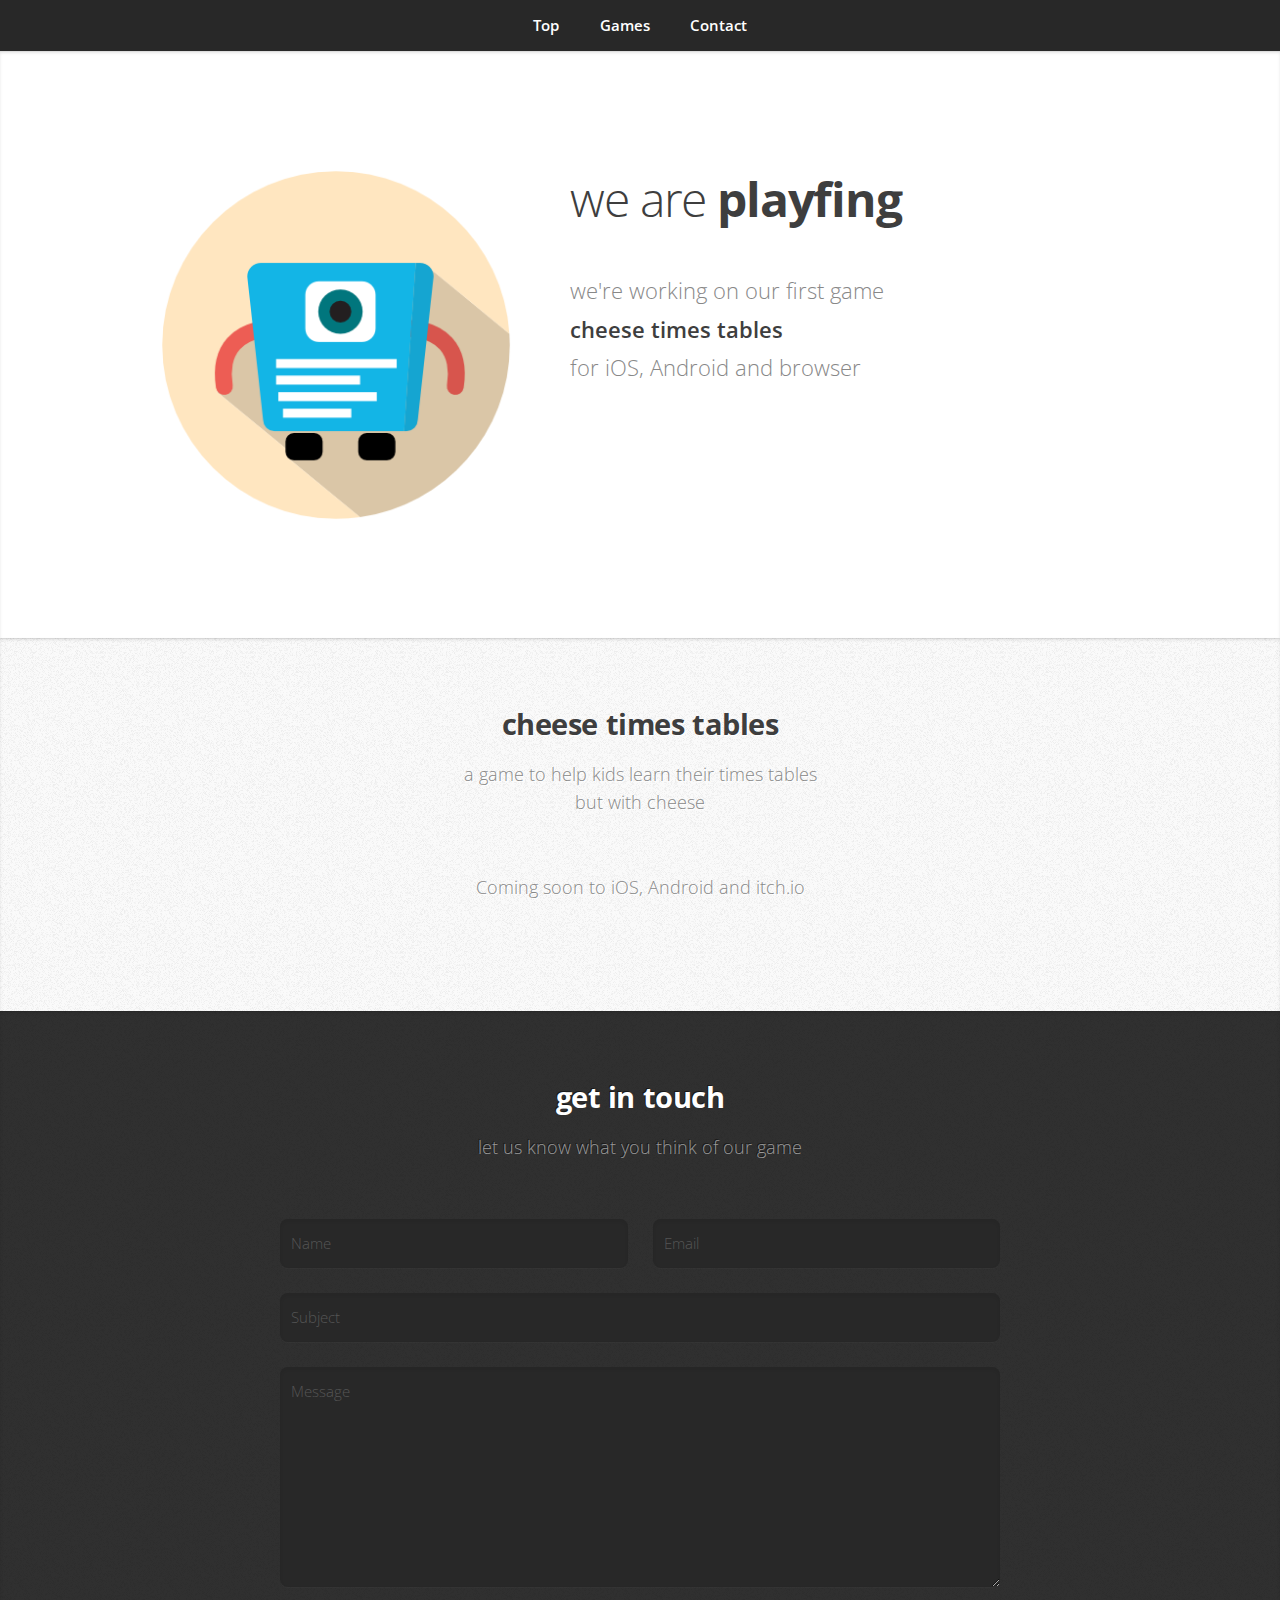
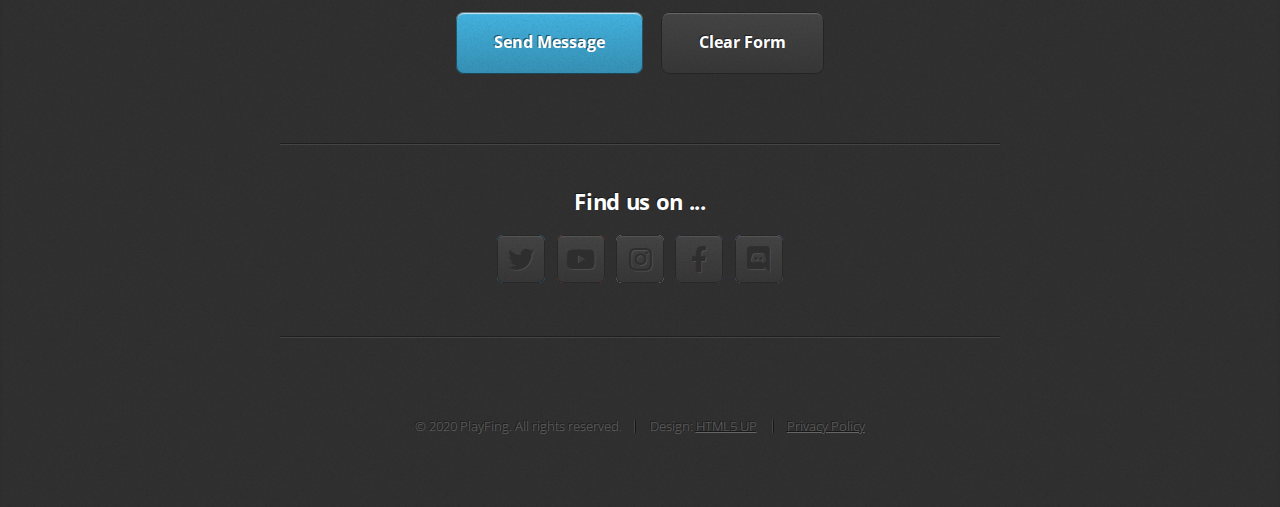
<file: index.html>
<!DOCTYPE HTML>
<!--
	Miniport by HTML5 UP
	html5up.net | @ajlkn
	Free for personal and commercial use under the CCA 3.0 license (html5up.net/license)
-->
<html>
	<head>
		<title>playfing</title>
		<meta charset="utf-8" />
		<meta name="viewport" content="width=device-width, initial-scale=1, user-scalable=no" />
		<link rel="stylesheet" href="assets/css/main.css" />
		<link rel="icon" type="image/png" href="/favicon.png" />
	</head>
	<body class="is-preload">

		<!-- Nav -->
			<nav id="nav">
				<ul class="container">
					<li><a href="#top">Top</a></li>
					<li><a href="#games">Games</a></li>
					<li><a href="#contact">Contact</a></li>
				</ul>
			</nav>

		<!-- Home -->
			<article id="top" class="wrapper style1">
				<div class="container">
					<div class="row">
						<div class="col-4 col-5-large col-12-medium">
							<span class="image fit"><img src="images/logo.png" alt="" /></span>
						</div>
						<div class="col-8 col-7-large col-12-medium">
							<header>
								<h1>we are <strong>playfing</strong></h1>
							</header>
							<p>we're working on our first game<br><strong>cheese times tables</strong><br>for iOS, Android and browser</p>
						</div>
					</div>
				</div>
			</article>

		<!-- Work -->
			<article id="games" class="wrapper style2">
				<div class="container">
					<header>
						<h2>cheese times tables</h2>
						<p>a game to help kids learn their times tables<br>but with cheese</p>
					</header>
					<!-- <div class="row aln-center">
						<div class="col-4 col-6-medium col-12-small">
							<section class="box style1">
								<span class="icon featured fa-comments"></span>
								<h3>Consequat lorem</h3>
								<p>Ornare nulla proin odio consequat sapien vestibulum ipsum primis sed amet consequat lorem dolore.</p>
							</section>
						</div>
						<div class="col-4 col-6-medium col-12-small">
							<section class="box style1">
								<span class="icon solid featured fa-camera-retro"></span>
								<h3>Lorem dolor tempus</h3>
								<p>Ornare nulla proin odio consequat sapien vestibulum ipsum primis sed amet consequat lorem dolore.</p>
							</section>
						</div>
						<div class="col-4 col-6-medium col-12-small">
							<section class="box style1">
								<span class="icon featured fa-thumbs-up"></span>
								<h3>Feugiat posuere</h3>
								<p>Ornare nulla proin odio consequat sapien vestibulum ipsum primis sed amet consequat lorem dolore.</p>
							</section>
						</div>
					</div> -->
					<footer>
						<p>Coming soon to iOS, Android and itch.io</p>
					</footer>
				</div>
			</article>

		<!-- Contact -->
			<article id="contact" class="wrapper style4">
				<div class="container medium">
					<header>
						<h2>get in touch</h2>
						<p>let us know what you think of our game</p>
					</header>
					<div class="row">
						<div class="col-12">
							<form name="contact" method="post" netlify>
								<div class="row">
									<div class="col-6 col-12-small">
										<input type="text" name="name" id="name" placeholder="Name" />
									</div>
									<div class="col-6 col-12-small">
										<input type="text" name="email" id="email" placeholder="Email" />
									</div>
									<div class="col-12">
										<input type="text" name="subject" id="subject" placeholder="Subject" />
									</div>
									<div class="col-12">
										<textarea name="message" id="message" placeholder="Message"></textarea>
									</div>
									<div class="col-12">
										<ul class="actions">
											<li><input type="submit" value="Send Message" /></li>
											<li><input type="reset" value="Clear Form" class="alt" /></li>
										</ul>
									</div>
								</div>
							</form>
						</div>
						<div class="col-12">
							<hr />
							<h3>Find us on ...</h3>
							<ul class="social">
								<li><a href="https://twitter.com/playfing_games" class="icon brands fa-twitter"><span class="label">Twitter</span></a></li>
								<li><a href="https://www.youtube.com/channel/UC78vRzHCh9GEESpwz426-Og" class="icon brands fa-youtube"><span class="label">YouTube</span></a></li>
								<li><a href="https://instagram.com/playfing_games" class="icon brands fa-instagram"><span class="label">Instagram</span></a></li>
								<li><a href="https://www.facebook.com/playfing" class="icon brands fa-facebook-f"><span class="label">Facebook</span></a></li>
								<li><a href="https://discord.gg/dRRXzhP" class="icon brands fa-discord"><span class="label">Discord</span></a></li>
								<!--
								<li><a href="#" class="icon brands fa-dribbble"><span class="label">Dribbble</span></a></li>
								<li><a href="#" class="icon brands fa-linkedin-in"><span class="label">LinkedIn</span></a></li>
								<li><a href="#" class="icon brands fa-tumblr"><span class="label">Tumblr</span></a></li>
								<li><a href="#" class="icon brands fa-google-plus"><span class="label">Google+</span></a></li>
								<li><a href="#" class="icon brands fa-github"><span class="label">Github</span></a></li>
								<li><a href="#" class="icon solid fa-rss"><span>RSS</span></a></li>
								<li><a href="#" class="icon brands fa-foursquare"><span>Foursquare</span></a></li>
								<li><a href="#" class="icon brands fa-skype"><span>Skype</span></a></li>
								<li><a href="#" class="icon brands fa-soundcloud"><span>Soundcloud</span></a></li>
								<li><a href="#" class="icon brands fa-blogger"><span>Blogger</span></a></li>
								<li><a href="#" class="icon brands fa-flickr"><span>Flickr</span></a></li>
								<li><a href="#" class="icon brands fa-vimeo"><span>Vimeo</span></a></li>
								-->
							</ul>
							<hr />
						</div>
					</div>
					<footer>
						<ul id="copyright">
							<li>&copy; 2020 PlayFing. All rights reserved.</li><li>Design: <a href="http://html5up.net">HTML5 UP</a></li>
							<li><a href="privacy.html">Privacy Policy</a></li>
						</ul>
					</footer>
				</div>
			</article>

		<!-- Scripts -->
			<script src="assets/js/jquery.min.js"></script>
			<script src="assets/js/jquery.scrolly.min.js"></script>
			<script src="assets/js/browser.min.js"></script>
			<script src="assets/js/breakpoints.min.js"></script>
			<script src="assets/js/util.js"></script>
			<script src="assets/js/main.js"></script>

	</body>
</html>
</file>
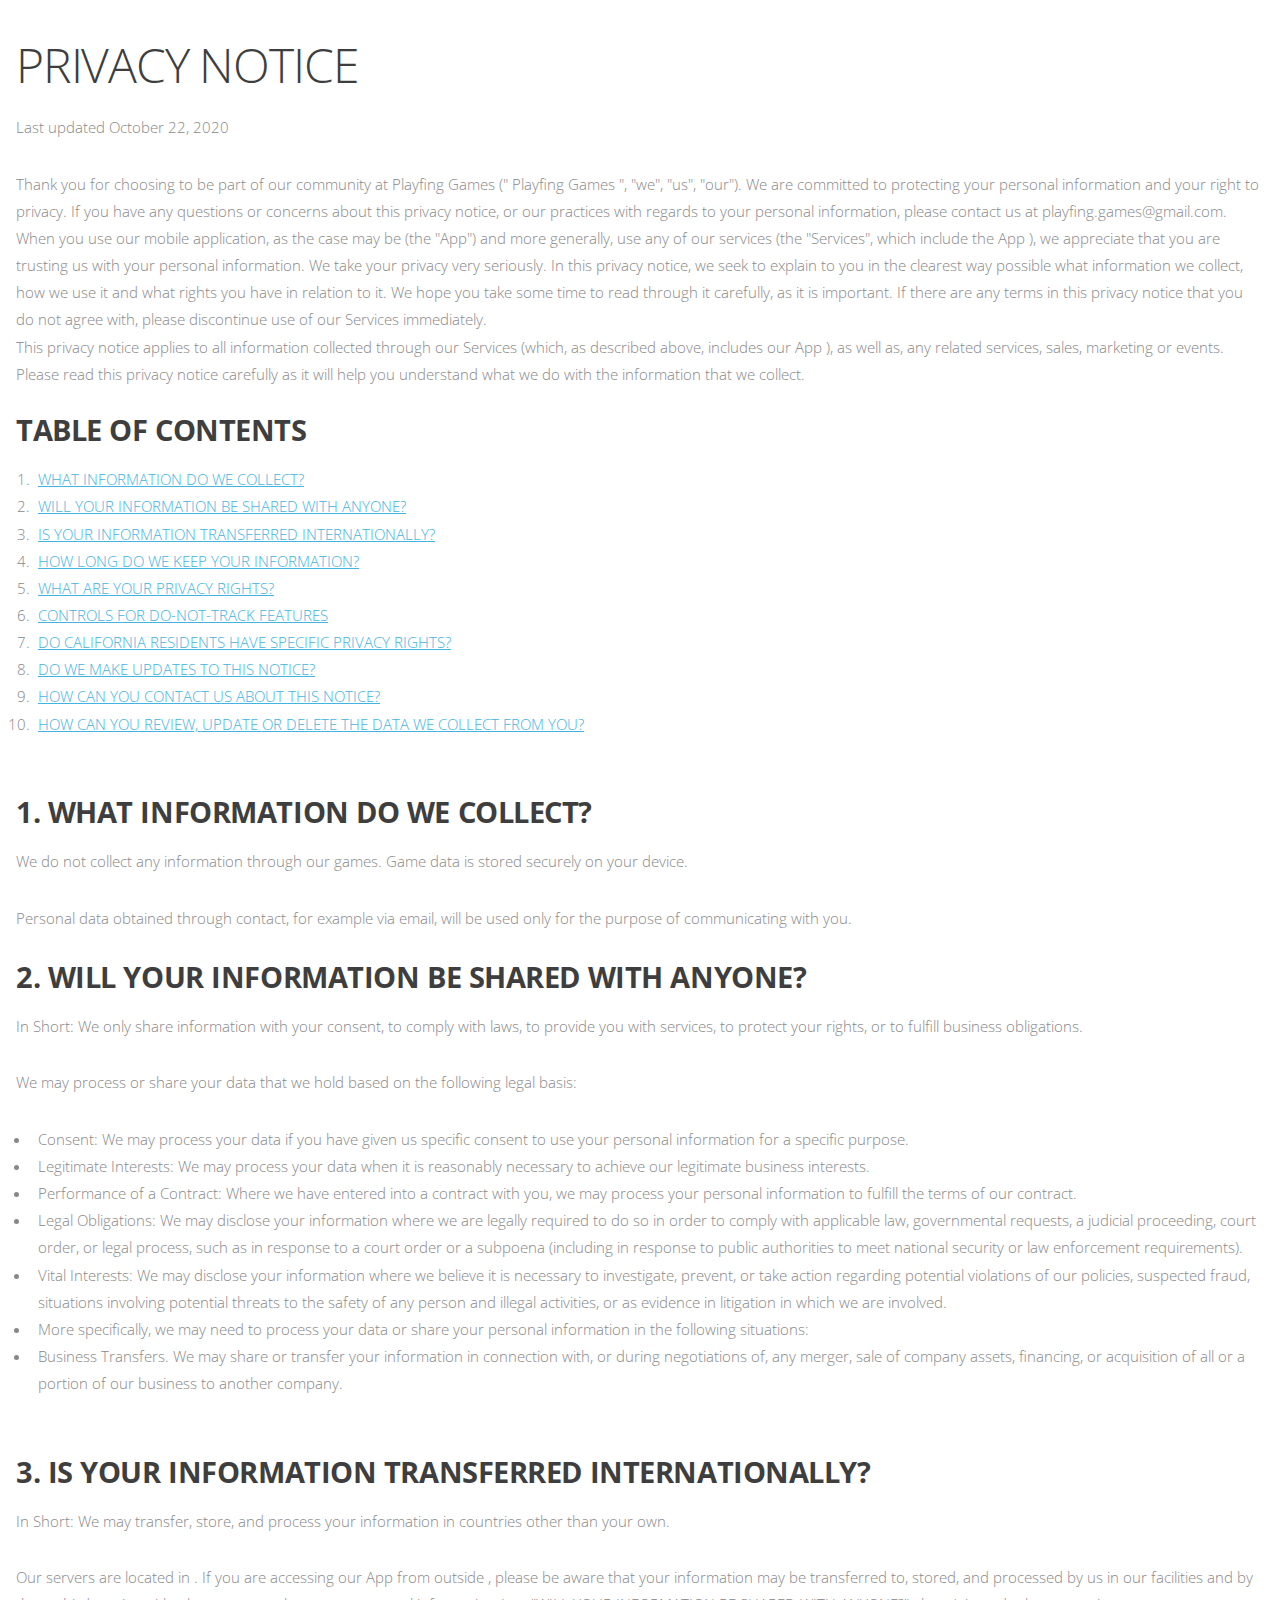
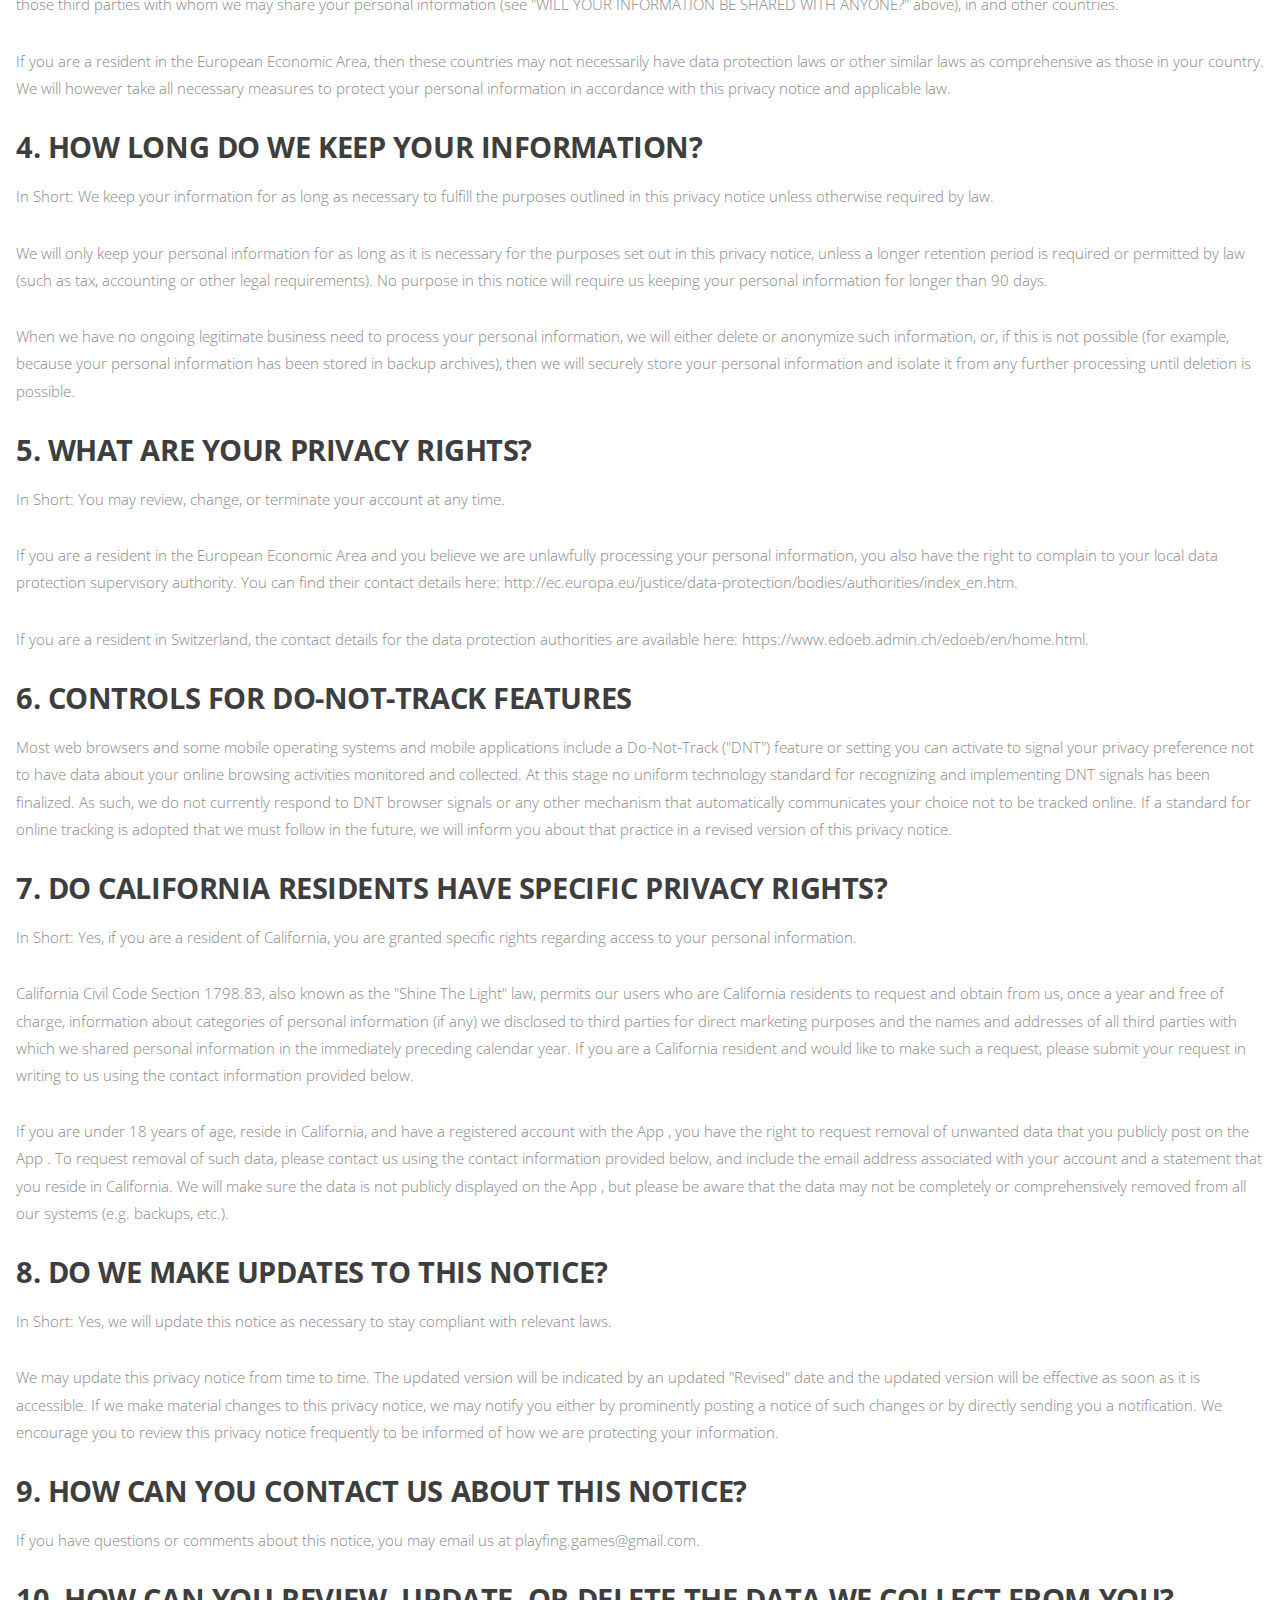
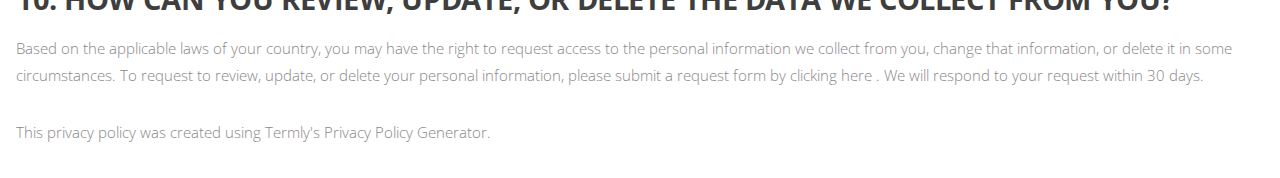
<file: privacy.html>
<!DOCTYPE html>
<html>

	<head>
		<title>playfing</title>
		<meta charset="utf-8" />
		<meta name="viewport" content="width=device-width, initial-scale=1, user-scalable=no" />
		<link rel="stylesheet" href="assets/css/main.css" />
    <link rel="icon" type="image/png" href="/favicon.png" />
    <style>
      article {
        margin-left: 1rem;
        margin-right: 1rem;
        padding-bottom: 2rem;
      }
    </style>
	</head>

<body>
  <article>
    <h1>PRIVACY NOTICE</h1>

    <p>Last updated October 22, 2020</p>
    
    <p>Thank you for choosing to be part of our community at Playfing Games (" Playfing Games ", "we", "us", "our"). We are committed to protecting your personal information and your right to privacy. If you have any questions or concerns about this privacy notice, or our practices with regards to your personal information, please contact us at playfing.games@gmail.com.
   <br> 
    When you use our mobile application, as the case may be (the "App") and more generally, use any of our services (the "Services", which include the  App ), we appreciate that you are trusting us with your personal information. We take your privacy very seriously. In this privacy notice, we seek to explain to you in the clearest way possible what information we collect, how we use it and what rights you have in relation to it. We hope you take some time to read through it carefully, as it is important. If there are any terms in this privacy notice that you do not agree with, please discontinue use of our Services immediately.
   <br> 
    This privacy notice applies to all information collected through our Services (which, as described above, includes our  App ), as well as, any related services, sales, marketing or events.
   <br> 
    Please read this privacy notice carefully as it will help you understand what we do with the information that we collect.</p>
    
    <p>
      <h2>TABLE OF CONTENTS</h2>
      <ol>
        <li><a href="#section1">WHAT INFORMATION DO WE COLLECT?</a></li>
        <li><a href="#section2">WILL YOUR INFORMATION BE SHARED WITH ANYONE?</a></li>
        <li><a href="#section3">IS YOUR INFORMATION TRANSFERRED INTERNATIONALLY?</a></li>
        <li><a href="#section4">HOW LONG DO WE KEEP YOUR INFORMATION?</a></li>
        <li><a href="#section5">WHAT ARE YOUR PRIVACY RIGHTS?</a></li>
        <li><a href="#section6">CONTROLS FOR DO-NOT-TRACK FEATURES</a></li>
        <li><a href="#section7">DO CALIFORNIA RESIDENTS HAVE SPECIFIC PRIVACY RIGHTS?</a></li>
        <li><a href="#section8">DO WE MAKE UPDATES TO THIS NOTICE?</a></li>
        <li><a href="#section9">HOW CAN YOU CONTACT US ABOUT THIS NOTICE?</a></li>
        <li><a href="#section10">HOW CAN YOU REVIEW, UPDATE OR DELETE THE DATA WE COLLECT FROM YOU?</a></li>
      </ol>
    </p>
  </article>
    
    <article>
    <h2 id="section1">1. WHAT INFORMATION DO WE COLLECT?</h2>

    <p>We do not collect any information through our games. Game data is stored securely on your device.</p>

    <p>Personal data obtained through contact, for example via email, will be used only for the purpose of communicating with you.</p>
    </article>
    
    <article>
    <h2 id="section2">2. WILL YOUR INFORMATION BE SHARED WITH ANYONE?</h2>
    
    <p>In Short:  We only share information with your consent, to comply with laws, to provide you with services, to protect your rights, or to fulfill business obligations.</p> 
    
    <p>We may process or share your data that we hold based on the following legal basis:
      <ul>
        <li>Consent: We may process your data if you have given us specific consent to use your personal information for a specific purpose.</li>
        <li>Legitimate Interests: We may process your data when it is reasonably necessary to achieve our legitimate business interests.</li>
        <li>Performance of a Contract: Where we have entered into a contract with you, we may process your personal information to fulfill the terms of our contract.</li>
        <li>Legal Obligations: We may disclose your information where we are legally required to do so in order to comply with applicable law, governmental requests, a judicial proceeding, court order, or legal process, such as in response to a court order or a subpoena (including in response to public authorities to meet national security or law enforcement requirements).</li>
        <li>Vital Interests: We may disclose your information where we believe it is necessary to investigate, prevent, or take action regarding potential violations of our policies, suspected fraud, situations involving potential threats to the safety of any person and illegal activities, or as evidence in litigation in which we are involved.</li>
        <li>More specifically, we may need to process your data or share your personal information in the following situations:</li>
        <li>Business Transfers. We may share or transfer your information in connection with, or during negotiations of, any merger, sale of company assets, financing, or acquisition of all or a portion of our business to another company.</li>
      </ul>
    </p> 
    </article>
    
    <article>
    <h2 id="section3">3. IS YOUR INFORMATION TRANSFERRED INTERNATIONALLY?</h2>     
    
    <p>In Short:  We may transfer, store, and process your information in countries other than your own.</p> 
    
    <p>Our servers are located in . If you are accessing our App from outside , please be aware that your information may be transferred to, stored, and processed by us in our facilities and by those third parties with whom we may share your personal information (see "WILL YOUR INFORMATION BE SHARED WITH ANYONE?" above), in and other countries.</p> 
    
    <p>If you are a resident in the European Economic Area, then these countries may not necessarily have data protection laws or other similar laws as comprehensive as those in your country. We will however take all necessary measures to protect your personal information in accordance with this privacy notice and applicable law.</p> 
    </article>
    
    <article>
    <h2 id="section4">4. HOW LONG DO WE KEEP YOUR INFORMATION?</h2>
    
    <p>In Short:  We keep your information for as long as necessary to fulfill the purposes outlined in this privacy notice unless otherwise required by law.</p> 
    
    <p>We will only keep your personal information for as long as it is necessary for the purposes set out in this privacy notice, unless a longer retention period is required or permitted by law (such as tax, accounting or other legal requirements). No purpose in this notice will require us keeping your personal information for longer than 90 days.</p> 
    
    <p>When we have no ongoing legitimate business need to process your personal information, we will either delete or anonymize such information, or, if this is not possible (for example, because your personal information has been stored in backup archives), then we will securely store your personal information and isolate it from any further processing until deletion is possible.</p> 
    </article>
    
    <article>
    <h2 id="section5">5. WHAT ARE YOUR PRIVACY RIGHTS?</h2>
    
    <p>In Short:  You may review, change, or terminate your account at any time.</p> 
     
    <p>If you are a resident in the European Economic Area and you believe we are unlawfully processing your personal information, you also have the right to complain to your local data protection supervisory authority. You can find their contact details here: http://ec.europa.eu/justice/data-protection/bodies/authorities/index_en.htm.</p> 
    
    <p>If you are a resident in Switzerland, the contact details for the data protection authorities are available here: https://www.edoeb.admin.ch/edoeb/en/home.html.</p> 
    </article>
    
    <article>
    <h2 id="section6">6. CONTROLS FOR DO-NOT-TRACK FEATURES</h2>
    
    <p>Most web browsers and some mobile operating systems and mobile applications include a Do-Not-Track ("DNT") feature or setting you can activate to signal your privacy preference not to have data about your online browsing activities monitored and collected. At this stage no uniform technology standard for recognizing and implementing DNT signals has been finalized. As such, we do not currently respond to DNT browser signals or any other mechanism that automatically communicates your choice not to be tracked online. If a standard for online tracking is adopted that we must follow in the future, we will inform you about that practice in a revised version of this privacy notice. </p> 
    </article>
    
    <article>
    <h2 id="section7">7. DO CALIFORNIA RESIDENTS HAVE SPECIFIC PRIVACY RIGHTS?</h2>
    
    <p>In Short:  Yes, if you are a resident of California, you are granted specific rights regarding access to your personal information.</p> 
    
    <p>California Civil Code Section 1798.83, also known as the "Shine The Light" law, permits our users who are California residents to request and obtain from us, once a year and free of charge, information about categories of personal information (if any) we disclosed to third parties for direct marketing purposes and the names and addresses of all third parties with which we shared personal information in the immediately preceding calendar year. If you are a California resident and would like to make such a request, please submit your request in writing to us using the contact information provided below.</p> 
    
    <p>If you are under 18 years of age, reside in California, and have a registered account with the App , you have the right to request removal of unwanted data that you publicly post on the App . To request removal of such data, please contact us using the contact information provided below, and include the email address associated with your account and a statement that you reside in California. We will make sure the data is not publicly displayed on the App , but please be aware that the data may not be completely or comprehensively removed from all our systems (e.g. backups, etc.).</p> 
    </article>
    
    <article>
    <h2 id="section8">8. DO WE MAKE UPDATES TO THIS NOTICE?</h2>     
    
    <p>In Short:  Yes, we will update this notice as necessary to stay compliant with relevant laws.</p> 
    
    <p>We may update this privacy notice from time to time. The updated version will be indicated by an updated "Revised" date and the updated version will be effective as soon as it is accessible. If we make material changes to this privacy notice, we may notify you either by prominently posting a notice of such changes or by directly sending you a notification. We encourage you to review this privacy notice frequently to be informed of how we are protecting your information.</p> 
    </article>
    
    <article>
    <h2 id="section9">9. HOW CAN YOU CONTACT US ABOUT THIS NOTICE?</h2>     
    
    <p>If you have questions or comments about this notice, you may email us at <span>playfing</span>.<span>games</span>@<span>gmail</span>.<span>com</span>.</p> 
    </article>
    
    <article>
    <h2 id="section10">10. HOW CAN YOU REVIEW, UPDATE, OR DELETE THE DATA WE COLLECT FROM YOU?</h2>     
    
    <p>Based on the applicable laws of your country, you may have the right to request access to the personal information we collect from you, change that information, or delete it in some circumstances. To request to review, update, or delete your personal information, please submit a request form by clicking here . We will respond to your request within 30 days.</p> 
    <p>This privacy policy was created using Termly's Privacy Policy Generator.</p> 
    </article>
</body>
</html>
</file>
<file: assets/css/main.css>
@import url("https://fonts.googleapis.com/css?family=Open+Sans:300,300italic,600,600italic,700");
@import url("fontawesome-all.min.css");

/*
	Miniport by HTML5 UP
	html5up.net | @ajlkn
	Free for personal and commercial use under the CCA 3.0 license (html5up.net/license)
*/

html, body, div, span, applet, object,
iframe, h1, h2, h3, h4, h5, h6, p, blockquote,
pre, a, abbr, acronym, address, big, cite,
code, del, dfn, em, img, ins, kbd, q, s, samp,
small, strike, strong, sub, sup, tt, var, b,
u, i, center, dl, dt, dd, ol, ul, li, fieldset,
form, label, legend, table, caption, tbody,
tfoot, thead, tr, th, td, article, aside,
canvas, details, embed, figure, figcaption,
footer, header, hgroup, menu, nav, output, ruby,
section, summary, time, mark, audio, video {
	margin: 0;
	padding: 0;
	border: 0;
	font-size: 100%;
	font: inherit;
	vertical-align: baseline;}

article, aside, details, figcaption, figure,
footer, header, hgroup, menu, nav, section {
	display: block;}

body {
	line-height: 1;
}

ol, ul {
	list-style: none;
}

blockquote, q {
	quotes: none;
}

	blockquote:before, blockquote:after, q:before, q:after {
		content: '';
		content: none;
	}

table {
	border-collapse: collapse;
	border-spacing: 0;
}

body {
	-webkit-text-size-adjust: none;
}

mark {
	background-color: transparent;
	color: inherit;
}

input::-moz-focus-inner {
	border: 0;
	padding: 0;
}

input, select, textarea {
	-moz-appearance: none;
	-webkit-appearance: none;
	-ms-appearance: none;
	appearance: none;
}

/* Basic */

	html {
		box-sizing: border-box;
	}

	*, *:before, *:after {
		box-sizing: inherit;
	}

	body {
		padding-top: 3.5em;
	}

		body.is-preload *, body.is-preload *:before, body.is-preload *:after {
			-moz-animation: none !important;
			-webkit-animation: none !important;
			-ms-animation: none !important;
			animation: none !important;
			-moz-transition: none !important;
			-webkit-transition: none !important;
			-ms-transition: none !important;
			transition: none !important;
		}

	body, input, textarea, select {
		font-family: 'Open Sans', sans-serif;
		line-height: 1.85em;
		color: #888;
		font-weight: 300;
		font-size: 13pt;
	}

	a {
		-moz-transition: color .2s ease-in-out;
		-webkit-transition: color .2s ease-in-out;
		-ms-transition: color .2s ease-in-out;
		transition: color .2s ease-in-out;
		color: #43B3E0;
		text-decoration: underline;
	}

		a:hover {
			color: #43bff0 !important;
		}

		a img {
			border: 0;
		}

	b, strong {
		font-weight: 600;
		color: #3e3e3e;
	}

	i, em {
		font-style: italic;
	}

	sub {
		position: relative;
		top: 0.5em;
		font-size: 0.8em;
	}

	sup {
		position: relative;
		top: -0.5em;
		font-size: 0.8em;
	}

	blockquote {
		border-left: solid 0.75em #eee;
		padding: 1em 0 1em 1.5em;
		font-style: italic;
	}

	h1, h2, h3, h4, h5, h6 {
		color: #3e3e3e;
		margin: 0 0 0.75em 0;
	}

	h1 a, h2 a, h3 a, h4 a, h5 a, h6 a {
		text-decoration: none;
		color: inherit;
	}

	h2, h3, h4, h5, h6 {
		font-weight: 700;
	}

	h1 {
		font-size: 3.25em;
		letter-spacing: -0.025em;
		font-weight: 300;
	}

		h1 strong {
			font-weight: 700;
		}

	h2 {
		font-size: 2em;
		letter-spacing: -0.015em;
	}

	h3 {
		font-size: 1.5em;
		letter-spacing: -0.015em;
	}

	em, i {
		font-style: italic;
	}

	br.clear {
		clear: both;
	}

	hr {
		border: 0;
		border-top: solid 1px #444;
		border-top-color: rgba(0, 0, 0, 0.35);
		box-shadow: 0px 1px 0px 0px rgba(255, 255, 255, 0.1);
		height: 1px;
		margin: 3em 0;
	}

	p, ul, ol, dl, table {
		margin-bottom: 2em;
	}

	header {
		margin: 0 0 3em 0;
	}

		header > p {
			font-size: 1.25em;
			margin: 0;
		}

	footer {
		margin: 3em 0 0 0;
	}

		footer > p {
			font-size: 1.25em;
		}

/* Container */

	.container {
		margin: 0 auto;
		max-width: calc(100% - 50px);
		width: 1200px;
	}

		.container.medium {
			width: 900px;
		}

		@media screen and (max-width: 1680px) {

			.container {
				width: 1200px;
			}

				.container.medium {
					width: 900px;
				}

		}

		@media screen and (max-width: 1280px) {

			.container {
				width: 960px;
			}

				.container.medium {
					width: 720px;
				}

		}

		@media screen and (max-width: 980px) {

			.container {
				width: 100%;
			}

				.container.medium {
					width: 75%;
				}

		}

		@media screen and (max-width: 736px) {

			.container {
				width: 100%;
				max-width: calc(100% - 30px);
			}

				.container.medium {
					width: 100%;
				}

		}

/* Row */

	.row {
		display: flex;
		flex-wrap: wrap;
		box-sizing: border-box;
		align-items: stretch;
	}

		.row > * {
			box-sizing: border-box;
		}

		.row.gtr-uniform > * > :last-child {
			margin-bottom: 0;
		}

		.row.aln-left {
			justify-content: flex-start;
		}

		.row.aln-center {
			justify-content: center;
		}

		.row.aln-right {
			justify-content: flex-end;
		}

		.row.aln-top {
			align-items: flex-start;
		}

		.row.aln-middle {
			align-items: center;
		}

		.row.aln-bottom {
			align-items: flex-end;
		}

		.row > .imp {
			order: -1;
		}

		.row > .col-1 {
			width: 8.33333%;
		}

		.row > .off-1 {
			margin-left: 8.33333%;
		}

		.row > .col-2 {
			width: 16.66667%;
		}

		.row > .off-2 {
			margin-left: 16.66667%;
		}

		.row > .col-3 {
			width: 25%;
		}

		.row > .off-3 {
			margin-left: 25%;
		}

		.row > .col-4 {
			width: 33.33333%;
		}

		.row > .off-4 {
			margin-left: 33.33333%;
		}

		.row > .col-5 {
			width: 41.66667%;
		}

		.row > .off-5 {
			margin-left: 41.66667%;
		}

		.row > .col-6 {
			width: 50%;
		}

		.row > .off-6 {
			margin-left: 50%;
		}

		.row > .col-7 {
			width: 58.33333%;
		}

		.row > .off-7 {
			margin-left: 58.33333%;
		}

		.row > .col-8 {
			width: 66.66667%;
		}

		.row > .off-8 {
			margin-left: 66.66667%;
		}

		.row > .col-9 {
			width: 75%;
		}

		.row > .off-9 {
			margin-left: 75%;
		}

		.row > .col-10 {
			width: 83.33333%;
		}

		.row > .off-10 {
			margin-left: 83.33333%;
		}

		.row > .col-11 {
			width: 91.66667%;
		}

		.row > .off-11 {
			margin-left: 91.66667%;
		}

		.row > .col-12 {
			width: 100%;
		}

		.row > .off-12 {
			margin-left: 100%;
		}

		.row.gtr-0 {
			margin-top: 0px;
			margin-left: 0px;
		}

			.row.gtr-0 > * {
				padding: 0px 0 0 0px;
			}

			.row.gtr-0.gtr-uniform {
				margin-top: 0px;
			}

				.row.gtr-0.gtr-uniform > * {
					padding-top: 0px;
				}

		.row.gtr-25 {
			margin-top: -6.25px;
			margin-left: -6.25px;
		}

			.row.gtr-25 > * {
				padding: 6.25px 0 0 6.25px;
			}

			.row.gtr-25.gtr-uniform {
				margin-top: -6.25px;
			}

				.row.gtr-25.gtr-uniform > * {
					padding-top: 6.25px;
				}

		.row.gtr-50 {
			margin-top: -12.5px;
			margin-left: -12.5px;
		}

			.row.gtr-50 > * {
				padding: 12.5px 0 0 12.5px;
			}

			.row.gtr-50.gtr-uniform {
				margin-top: -12.5px;
			}

				.row.gtr-50.gtr-uniform > * {
					padding-top: 12.5px;
				}

		.row {
			margin-top: -25px;
			margin-left: -25px;
		}

			.row > * {
				padding: 25px 0 0 25px;
			}

			.row.gtr-uniform {
				margin-top: -25px;
			}

				.row.gtr-uniform > * {
					padding-top: 25px;
				}

		.row.gtr-150 {
			margin-top: -37.5px;
			margin-left: -37.5px;
		}

			.row.gtr-150 > * {
				padding: 37.5px 0 0 37.5px;
			}

			.row.gtr-150.gtr-uniform {
				margin-top: -37.5px;
			}

				.row.gtr-150.gtr-uniform > * {
					padding-top: 37.5px;
				}

		.row.gtr-200 {
			margin-top: -50px;
			margin-left: -50px;
		}

			.row.gtr-200 > * {
				padding: 50px 0 0 50px;
			}

			.row.gtr-200.gtr-uniform {
				margin-top: -50px;
			}

				.row.gtr-200.gtr-uniform > * {
					padding-top: 50px;
				}

		@media screen and (max-width: 1680px) {

			.row {
				display: flex;
				flex-wrap: wrap;
				box-sizing: border-box;
				align-items: stretch;
			}

				.row > * {
					box-sizing: border-box;
				}

				.row.gtr-uniform > * > :last-child {
					margin-bottom: 0;
				}

				.row.aln-left {
					justify-content: flex-start;
				}

				.row.aln-center {
					justify-content: center;
				}

				.row.aln-right {
					justify-content: flex-end;
				}

				.row.aln-top {
					align-items: flex-start;
				}

				.row.aln-middle {
					align-items: center;
				}

				.row.aln-bottom {
					align-items: flex-end;
				}

				.row > .imp-xlarge {
					order: -1;
				}

				.row > .col-1-xlarge {
					width: 8.33333%;
				}

				.row > .off-1-xlarge {
					margin-left: 8.33333%;
				}

				.row > .col-2-xlarge {
					width: 16.66667%;
				}

				.row > .off-2-xlarge {
					margin-left: 16.66667%;
				}

				.row > .col-3-xlarge {
					width: 25%;
				}

				.row > .off-3-xlarge {
					margin-left: 25%;
				}

				.row > .col-4-xlarge {
					width: 33.33333%;
				}

				.row > .off-4-xlarge {
					margin-left: 33.33333%;
				}

				.row > .col-5-xlarge {
					width: 41.66667%;
				}

				.row > .off-5-xlarge {
					margin-left: 41.66667%;
				}

				.row > .col-6-xlarge {
					width: 50%;
				}

				.row > .off-6-xlarge {
					margin-left: 50%;
				}

				.row > .col-7-xlarge {
					width: 58.33333%;
				}

				.row > .off-7-xlarge {
					margin-left: 58.33333%;
				}

				.row > .col-8-xlarge {
					width: 66.66667%;
				}

				.row > .off-8-xlarge {
					margin-left: 66.66667%;
				}

				.row > .col-9-xlarge {
					width: 75%;
				}

				.row > .off-9-xlarge {
					margin-left: 75%;
				}

				.row > .col-10-xlarge {
					width: 83.33333%;
				}

				.row > .off-10-xlarge {
					margin-left: 83.33333%;
				}

				.row > .col-11-xlarge {
					width: 91.66667%;
				}

				.row > .off-11-xlarge {
					margin-left: 91.66667%;
				}

				.row > .col-12-xlarge {
					width: 100%;
				}

				.row > .off-12-xlarge {
					margin-left: 100%;
				}

				.row.gtr-0 {
					margin-top: 0px;
					margin-left: 0px;
				}

					.row.gtr-0 > * {
						padding: 0px 0 0 0px;
					}

					.row.gtr-0.gtr-uniform {
						margin-top: 0px;
					}

						.row.gtr-0.gtr-uniform > * {
							padding-top: 0px;
						}

				.row.gtr-25 {
					margin-top: -6.25px;
					margin-left: -6.25px;
				}

					.row.gtr-25 > * {
						padding: 6.25px 0 0 6.25px;
					}

					.row.gtr-25.gtr-uniform {
						margin-top: -6.25px;
					}

						.row.gtr-25.gtr-uniform > * {
							padding-top: 6.25px;
						}

				.row.gtr-50 {
					margin-top: -12.5px;
					margin-left: -12.5px;
				}

					.row.gtr-50 > * {
						padding: 12.5px 0 0 12.5px;
					}

					.row.gtr-50.gtr-uniform {
						margin-top: -12.5px;
					}

						.row.gtr-50.gtr-uniform > * {
							padding-top: 12.5px;
						}

				.row {
					margin-top: -25px;
					margin-left: -25px;
				}

					.row > * {
						padding: 25px 0 0 25px;
					}

					.row.gtr-uniform {
						margin-top: -25px;
					}

						.row.gtr-uniform > * {
							padding-top: 25px;
						}

				.row.gtr-150 {
					margin-top: -37.5px;
					margin-left: -37.5px;
				}

					.row.gtr-150 > * {
						padding: 37.5px 0 0 37.5px;
					}

					.row.gtr-150.gtr-uniform {
						margin-top: -37.5px;
					}

						.row.gtr-150.gtr-uniform > * {
							padding-top: 37.5px;
						}

				.row.gtr-200 {
					margin-top: -50px;
					margin-left: -50px;
				}

					.row.gtr-200 > * {
						padding: 50px 0 0 50px;
					}

					.row.gtr-200.gtr-uniform {
						margin-top: -50px;
					}

						.row.gtr-200.gtr-uniform > * {
							padding-top: 50px;
						}

		}

		@media screen and (max-width: 1280px) {

			.row {
				display: flex;
				flex-wrap: wrap;
				box-sizing: border-box;
				align-items: stretch;
			}

				.row > * {
					box-sizing: border-box;
				}

				.row.gtr-uniform > * > :last-child {
					margin-bottom: 0;
				}

				.row.aln-left {
					justify-content: flex-start;
				}

				.row.aln-center {
					justify-content: center;
				}

				.row.aln-right {
					justify-content: flex-end;
				}

				.row.aln-top {
					align-items: flex-start;
				}

				.row.aln-middle {
					align-items: center;
				}

				.row.aln-bottom {
					align-items: flex-end;
				}

				.row > .imp-large {
					order: -1;
				}

				.row > .col-1-large {
					width: 8.33333%;
				}

				.row > .off-1-large {
					margin-left: 8.33333%;
				}

				.row > .col-2-large {
					width: 16.66667%;
				}

				.row > .off-2-large {
					margin-left: 16.66667%;
				}

				.row > .col-3-large {
					width: 25%;
				}

				.row > .off-3-large {
					margin-left: 25%;
				}

				.row > .col-4-large {
					width: 33.33333%;
				}

				.row > .off-4-large {
					margin-left: 33.33333%;
				}

				.row > .col-5-large {
					width: 41.66667%;
				}

				.row > .off-5-large {
					margin-left: 41.66667%;
				}

				.row > .col-6-large {
					width: 50%;
				}

				.row > .off-6-large {
					margin-left: 50%;
				}

				.row > .col-7-large {
					width: 58.33333%;
				}

				.row > .off-7-large {
					margin-left: 58.33333%;
				}

				.row > .col-8-large {
					width: 66.66667%;
				}

				.row > .off-8-large {
					margin-left: 66.66667%;
				}

				.row > .col-9-large {
					width: 75%;
				}

				.row > .off-9-large {
					margin-left: 75%;
				}

				.row > .col-10-large {
					width: 83.33333%;
				}

				.row > .off-10-large {
					margin-left: 83.33333%;
				}

				.row > .col-11-large {
					width: 91.66667%;
				}

				.row > .off-11-large {
					margin-left: 91.66667%;
				}

				.row > .col-12-large {
					width: 100%;
				}

				.row > .off-12-large {
					margin-left: 100%;
				}

				.row.gtr-0 {
					margin-top: 0px;
					margin-left: 0px;
				}

					.row.gtr-0 > * {
						padding: 0px 0 0 0px;
					}

					.row.gtr-0.gtr-uniform {
						margin-top: 0px;
					}

						.row.gtr-0.gtr-uniform > * {
							padding-top: 0px;
						}

				.row.gtr-25 {
					margin-top: -6.25px;
					margin-left: -6.25px;
				}

					.row.gtr-25 > * {
						padding: 6.25px 0 0 6.25px;
					}

					.row.gtr-25.gtr-uniform {
						margin-top: -6.25px;
					}

						.row.gtr-25.gtr-uniform > * {
							padding-top: 6.25px;
						}

				.row.gtr-50 {
					margin-top: -12.5px;
					margin-left: -12.5px;
				}

					.row.gtr-50 > * {
						padding: 12.5px 0 0 12.5px;
					}

					.row.gtr-50.gtr-uniform {
						margin-top: -12.5px;
					}

						.row.gtr-50.gtr-uniform > * {
							padding-top: 12.5px;
						}

				.row {
					margin-top: -25px;
					margin-left: -25px;
				}

					.row > * {
						padding: 25px 0 0 25px;
					}

					.row.gtr-uniform {
						margin-top: -25px;
					}

						.row.gtr-uniform > * {
							padding-top: 25px;
						}

				.row.gtr-150 {
					margin-top: -37.5px;
					margin-left: -37.5px;
				}

					.row.gtr-150 > * {
						padding: 37.5px 0 0 37.5px;
					}

					.row.gtr-150.gtr-uniform {
						margin-top: -37.5px;
					}

						.row.gtr-150.gtr-uniform > * {
							padding-top: 37.5px;
						}

				.row.gtr-200 {
					margin-top: -50px;
					margin-left: -50px;
				}

					.row.gtr-200 > * {
						padding: 50px 0 0 50px;
					}

					.row.gtr-200.gtr-uniform {
						margin-top: -50px;
					}

						.row.gtr-200.gtr-uniform > * {
							padding-top: 50px;
						}

		}

		@media screen and (max-width: 980px) {

			.row {
				display: flex;
				flex-wrap: wrap;
				box-sizing: border-box;
				align-items: stretch;
			}

				.row > * {
					box-sizing: border-box;
				}

				.row.gtr-uniform > * > :last-child {
					margin-bottom: 0;
				}

				.row.aln-left {
					justify-content: flex-start;
				}

				.row.aln-center {
					justify-content: center;
				}

				.row.aln-right {
					justify-content: flex-end;
				}

				.row.aln-top {
					align-items: flex-start;
				}

				.row.aln-middle {
					align-items: center;
				}

				.row.aln-bottom {
					align-items: flex-end;
				}

				.row > .imp-medium {
					order: -1;
				}

				.row > .col-1-medium {
					width: 8.33333%;
				}

				.row > .off-1-medium {
					margin-left: 8.33333%;
				}

				.row > .col-2-medium {
					width: 16.66667%;
				}

				.row > .off-2-medium {
					margin-left: 16.66667%;
				}

				.row > .col-3-medium {
					width: 25%;
				}

				.row > .off-3-medium {
					margin-left: 25%;
				}

				.row > .col-4-medium {
					width: 33.33333%;
				}

				.row > .off-4-medium {
					margin-left: 33.33333%;
				}

				.row > .col-5-medium {
					width: 41.66667%;
				}

				.row > .off-5-medium {
					margin-left: 41.66667%;
				}

				.row > .col-6-medium {
					width: 50%;
				}

				.row > .off-6-medium {
					margin-left: 50%;
				}

				.row > .col-7-medium {
					width: 58.33333%;
				}

				.row > .off-7-medium {
					margin-left: 58.33333%;
				}

				.row > .col-8-medium {
					width: 66.66667%;
				}

				.row > .off-8-medium {
					margin-left: 66.66667%;
				}

				.row > .col-9-medium {
					width: 75%;
				}

				.row > .off-9-medium {
					margin-left: 75%;
				}

				.row > .col-10-medium {
					width: 83.33333%;
				}

				.row > .off-10-medium {
					margin-left: 83.33333%;
				}

				.row > .col-11-medium {
					width: 91.66667%;
				}

				.row > .off-11-medium {
					margin-left: 91.66667%;
				}

				.row > .col-12-medium {
					width: 100%;
				}

				.row > .off-12-medium {
					margin-left: 100%;
				}

				.row.gtr-0 {
					margin-top: 0px;
					margin-left: 0px;
				}

					.row.gtr-0 > * {
						padding: 0px 0 0 0px;
					}

					.row.gtr-0.gtr-uniform {
						margin-top: 0px;
					}

						.row.gtr-0.gtr-uniform > * {
							padding-top: 0px;
						}

				.row.gtr-25 {
					margin-top: -6.25px;
					margin-left: -6.25px;
				}

					.row.gtr-25 > * {
						padding: 6.25px 0 0 6.25px;
					}

					.row.gtr-25.gtr-uniform {
						margin-top: -6.25px;
					}

						.row.gtr-25.gtr-uniform > * {
							padding-top: 6.25px;
						}

				.row.gtr-50 {
					margin-top: -12.5px;
					margin-left: -12.5px;
				}

					.row.gtr-50 > * {
						padding: 12.5px 0 0 12.5px;
					}

					.row.gtr-50.gtr-uniform {
						margin-top: -12.5px;
					}

						.row.gtr-50.gtr-uniform > * {
							padding-top: 12.5px;
						}

				.row {
					margin-top: -25px;
					margin-left: -25px;
				}

					.row > * {
						padding: 25px 0 0 25px;
					}

					.row.gtr-uniform {
						margin-top: -25px;
					}

						.row.gtr-uniform > * {
							padding-top: 25px;
						}

				.row.gtr-150 {
					margin-top: -37.5px;
					margin-left: -37.5px;
				}

					.row.gtr-150 > * {
						padding: 37.5px 0 0 37.5px;
					}

					.row.gtr-150.gtr-uniform {
						margin-top: -37.5px;
					}

						.row.gtr-150.gtr-uniform > * {
							padding-top: 37.5px;
						}

				.row.gtr-200 {
					margin-top: -50px;
					margin-left: -50px;
				}

					.row.gtr-200 > * {
						padding: 50px 0 0 50px;
					}

					.row.gtr-200.gtr-uniform {
						margin-top: -50px;
					}

						.row.gtr-200.gtr-uniform > * {
							padding-top: 50px;
						}

		}

		@media screen and (max-width: 736px) {

			.row {
				display: flex;
				flex-wrap: wrap;
				box-sizing: border-box;
				align-items: stretch;
			}

				.row > * {
					box-sizing: border-box;
				}

				.row.gtr-uniform > * > :last-child {
					margin-bottom: 0;
				}

				.row.aln-left {
					justify-content: flex-start;
				}

				.row.aln-center {
					justify-content: center;
				}

				.row.aln-right {
					justify-content: flex-end;
				}

				.row.aln-top {
					align-items: flex-start;
				}

				.row.aln-middle {
					align-items: center;
				}

				.row.aln-bottom {
					align-items: flex-end;
				}

				.row > .imp-small {
					order: -1;
				}

				.row > .col-1-small {
					width: 8.33333%;
				}

				.row > .off-1-small {
					margin-left: 8.33333%;
				}

				.row > .col-2-small {
					width: 16.66667%;
				}

				.row > .off-2-small {
					margin-left: 16.66667%;
				}

				.row > .col-3-small {
					width: 25%;
				}

				.row > .off-3-small {
					margin-left: 25%;
				}

				.row > .col-4-small {
					width: 33.33333%;
				}

				.row > .off-4-small {
					margin-left: 33.33333%;
				}

				.row > .col-5-small {
					width: 41.66667%;
				}

				.row > .off-5-small {
					margin-left: 41.66667%;
				}

				.row > .col-6-small {
					width: 50%;
				}

				.row > .off-6-small {
					margin-left: 50%;
				}

				.row > .col-7-small {
					width: 58.33333%;
				}

				.row > .off-7-small {
					margin-left: 58.33333%;
				}

				.row > .col-8-small {
					width: 66.66667%;
				}

				.row > .off-8-small {
					margin-left: 66.66667%;
				}

				.row > .col-9-small {
					width: 75%;
				}

				.row > .off-9-small {
					margin-left: 75%;
				}

				.row > .col-10-small {
					width: 83.33333%;
				}

				.row > .off-10-small {
					margin-left: 83.33333%;
				}

				.row > .col-11-small {
					width: 91.66667%;
				}

				.row > .off-11-small {
					margin-left: 91.66667%;
				}

				.row > .col-12-small {
					width: 100%;
				}

				.row > .off-12-small {
					margin-left: 100%;
				}

				.row.gtr-0 {
					margin-top: 0px;
					margin-left: 0px;
				}

					.row.gtr-0 > * {
						padding: 0px 0 0 0px;
					}

					.row.gtr-0.gtr-uniform {
						margin-top: 0px;
					}

						.row.gtr-0.gtr-uniform > * {
							padding-top: 0px;
						}

				.row.gtr-25 {
					margin-top: -3.75px;
					margin-left: -3.75px;
				}

					.row.gtr-25 > * {
						padding: 3.75px 0 0 3.75px;
					}

					.row.gtr-25.gtr-uniform {
						margin-top: -3.75px;
					}

						.row.gtr-25.gtr-uniform > * {
							padding-top: 3.75px;
						}

				.row.gtr-50 {
					margin-top: -7.5px;
					margin-left: -7.5px;
				}

					.row.gtr-50 > * {
						padding: 7.5px 0 0 7.5px;
					}

					.row.gtr-50.gtr-uniform {
						margin-top: -7.5px;
					}

						.row.gtr-50.gtr-uniform > * {
							padding-top: 7.5px;
						}

				.row {
					margin-top: -15px;
					margin-left: -15px;
				}

					.row > * {
						padding: 15px 0 0 15px;
					}

					.row.gtr-uniform {
						margin-top: -15px;
					}

						.row.gtr-uniform > * {
							padding-top: 15px;
						}

				.row.gtr-150 {
					margin-top: -22.5px;
					margin-left: -22.5px;
				}

					.row.gtr-150 > * {
						padding: 22.5px 0 0 22.5px;
					}

					.row.gtr-150.gtr-uniform {
						margin-top: -22.5px;
					}

						.row.gtr-150.gtr-uniform > * {
							padding-top: 22.5px;
						}

				.row.gtr-200 {
					margin-top: -30px;
					margin-left: -30px;
				}

					.row.gtr-200 > * {
						padding: 30px 0 0 30px;
					}

					.row.gtr-200.gtr-uniform {
						margin-top: -30px;
					}

						.row.gtr-200.gtr-uniform > * {
							padding-top: 30px;
						}

		}

/* Form */

	form label {
		color: #3e3e3e;
		font-weight: 700;
		display: block;
		margin: 0 0 0.5em 0;
	}

	form input[type=text],
	form input[type=email],
	form input[type=password],
	form select,
	form textarea {
		-moz-transition: background .2s ease-in-out, box-shadow .2s ease-in-out;
		-webkit-transition: background .2s ease-in-out, box-shadow .2s ease-in-out;
		-ms-transition: background .2s ease-in-out, box-shadow .2s ease-in-out;
		transition: background .2s ease-in-out, box-shadow .2s ease-in-out;
		-webkit-appearance: none;
		display: block;
		border: 0;
		padding: 0.75em;
		font-size: 1em;
		border-radius: 8px;
		border: solid 1px #ddd;
		background: #fff;
		color: #bbb;
		box-shadow: inset 0px 2px 3px 1px rgba(0, 0, 0, 0.05), 0px 1px 0px 0px rgba(255, 255, 255, 0.025);
		width: 100%;
	}

		form input[type=text]:focus,
		form input[type=email]:focus,
		form input[type=password]:focus,
		form select:focus,
		form textarea:focus {
			background: #fafafa;
			box-shadow: inset 0px 2px 5px 0px rgba(0, 0, 0, 0.05), 0px 1px 0px 0px rgba(255, 255, 255, 0.025), inset 0px 0px 2px 1px #43bff0;
		}

	form textarea {
		height: 15em;
	}

	form .actions:last-child {
		margin-bottom: 0;
	}

	form ::-webkit-input-placeholder {
		color: #555 !important;
	}

	form :-moz-placeholder {
		color: #555 !important;
	}

	form ::-moz-placeholder {
		color: #555 !important;
	}

	form :-ms-input-placeholder {
		color: #555 !important;
	}

	form ::-moz-focus-inner {
		border: 0;
	}

/* Tables */

	table {
		width: 100%;
	}

		table.default {
			width: 100%;
		}

			table.default tr {
				border-top: solid 1px #eee;
			}

				table.default tr:first-child {
					border-top: 0;
				}

			table.default td {
				padding: 0.5em 1em 0.5em 1em;
			}

			table.default th {
				text-align: left;
				padding: 0.5em 1em 0.5em 1em;
				font-weight: 600;
				margin: 0 0 1em 0;
			}

			table.default thead {
				background: #4f4f4f;
				color: #fff;
			}

/* Section/Article */

	section, article {
		margin-bottom: 3em;
	}

	section > :last-child,
	article > :last-child,
	section:last-child,
	article:last-child {
		margin-bottom: 0;
	}

/* Image */

	.image {
		display: inline-block;
		position: relative;
	}

		.image img {
			display: block;
			width: 100%;
		}

		.image.fit {
			display: block;
			width: 100%;
		}

		.image.featured {
			display: block;
			width: 100%;
			margin: 0 0 2em 0;
		}

		.image.left {
			float: left;
			margin: 0 2em 2em 0;
		}

		.image.centered {
			display: block;
			margin: 0 0 2em 0;
		}

			.image.centered img {
				margin: 0 auto;
				width: auto;
			}

/* Button */

	input[type="button"],
	input[type="submit"],
	input[type="reset"],
	button,
	.button {
		background-image: url("images/bg.png"), -moz-linear-gradient(top, rgba(0, 0, 0, 0), rgba(0, 0, 0, 0.2));
		background-image: url("images/bg.png"), -webkit-linear-gradient(top, rgba(0, 0, 0, 0), rgba(0, 0, 0, 0.2));
		background-image: url("images/bg.png"), -ms-linear-gradient(top, rgba(0, 0, 0, 0), rgba(0, 0, 0, 0.2));
		background-image: url("images/bg.png"), linear-gradient(top, rgba(0, 0, 0, 0), rgba(0, 0, 0, 0.2));
		-moz-transition: background-color .2s ease-in-out;
		-webkit-transition: background-color .2s ease-in-out;
		-ms-transition: background-color .2s ease-in-out;
		transition: background-color .2s ease-in-out;
		-webkit-appearance: none;
		position: relative;
		display: inline-block;
		color: #fff !important;
		text-decoration: none;
		font-weight: 700;
		border: 0;
		outline: 0;
		cursor: pointer;
		border-radius: 8px;
		text-shadow: -1px -1px 0.5px rgba(0, 0, 0, 0.5);
		overflow: hidden;
		box-shadow: inset 0px 0px 0px 1px rgba(0, 0, 0, 0.5), inset 0px 2px 1px 0px rgba(255, 255, 255, 0.75);
		background-color: #43B3E0;
		padding: 1em 2.35em 1em 2.35em;
		font-size: 1.1em;
		max-width: 24em;
	}

		input[type="button"]:hover,
		input[type="submit"]:hover,
		input[type="reset"]:hover,
		button:hover,
		.button:hover {
			background-color: #43bff0;
			color: #fff !important;
		}

		input[type="button"]:active,
		input[type="submit"]:active,
		input[type="reset"]:active,
		button:active,
		.button:active {
			background-color: #3BA8D3;
			top: 1px;
		}

		input[type="button"].large,
		input[type="submit"].large,
		input[type="reset"].large,
		button.large,
		.button.large {
			font-size: 1.5em;
			letter-spacing: -0.025em;
		}

		input[type="button"].alt,
		input[type="submit"].alt,
		input[type="reset"].alt,
		button.alt,
		.button.alt {
			background-color: #444;
			box-shadow: inset 0px 0px 0px 1px #242424, inset 0px 2px 1px 0px rgba(255, 255, 255, 0.2);
		}

			input[type="button"].alt:hover,
			input[type="submit"].alt:hover,
			input[type="reset"].alt:hover,
			button.alt:hover,
			.button.alt:hover {
				background-color: #4f4f4f;
				color: #fff !important;
			}

			input[type="button"].alt:active,
			input[type="submit"].alt:active,
			input[type="reset"].alt:active,
			button.alt:active,
			.button.alt:active {
				background-color: #3f3f3f;
			}

/* List */

	ul {
		list-style: disc;
		padding-left: 1em;
	}

		ul li {
			padding-left: 0.5em;
		}

	ol {
		list-style: decimal;
		padding-left: 1.25em;
	}

		ol li {
			padding-left: 0.25em;
		}

/* Social */

	ul.social {
		cursor: default;
		margin: 0;
		list-style: none;
		padding-left: 0;
	}

		ul.social li {
			position: relative;
			display: inline-block;
			margin: 0.25em;
			top: 0;
			padding-left: 0;
		}

			ul.social li a {
				-moz-transition: top .2s ease-in-out;
				-webkit-transition: top .2s ease-in-out;
				-ms-transition: top .2s ease-in-out;
				transition: top .2s ease-in-out;
				display: block;
				width: 48px;
				height: 48px;
				border-radius: 6px;
				top: 0;
				position: relative;
			}

				ul.social li a:before {
					background-image: url("images/bg.png"), -moz-linear-gradient(top, rgba(0, 0, 0, 0), rgba(0, 0, 0, 0.2));
					background-image: url("images/bg.png"), -webkit-linear-gradient(top, rgba(0, 0, 0, 0), rgba(0, 0, 0, 0.2));
					background-image: url("images/bg.png"), -ms-linear-gradient(top, rgba(0, 0, 0, 0), rgba(0, 0, 0, 0.2));
					background-image: url("images/bg.png"), linear-gradient(top, rgba(0, 0, 0, 0), rgba(0, 0, 0, 0.2));
					-moz-transition: background-color .2s ease-in-out;
					-webkit-transition: background-color .2s ease-in-out;
					-ms-transition: background-color .2s ease-in-out;
					transition: background-color .2s ease-in-out;
					background-color: #444;
					border-radius: 6px;
					box-shadow: inset 0px 0px 0px 1px #282828, inset 0px 2px 1px 0px rgba(255, 255, 255, 0.1);
					color: #2E2E2E !important;
					display: block;
					font-size: 26px;
					height: 48px;
					line-height: 48px;
					text-align: center;
					outline: 0;
					overflow: hidden;
					text-shadow: 1px 1px 0px rgba(255, 255, 255, 0.1);
					width: 48px;
				}

				ul.social li a.fa-twitter {
					background-color: #2DAAE4;
				}

				ul.social li a.fa-facebook-f {
					background-color: #3C5A98;
				}

				ul.social li a.fa-dribbble {
					background-color: #C4376B;
				}

				ul.social li a.fa-linkedin-in {
					background-color: #006599;
				}

				ul.social li a.fa-tumblr {
					background-color: #51718A;
				}

				ul.social li a.fa-google-plus {
					background-color: #DA2713;
				}

				ul.social li a.fa-github {
					background-color: #FAFAFA;
				}

				ul.social li a.fa-rss {
					background-color: #F2600B;
				}

				ul.social li a.fa-instagram {
					background-color: #E0D7C8;
				}

				ul.social li a.fa-foursquare {
					background-color: #39A3D4;
				}

				ul.social li a.fa-skype {
					background-color: #10BEF1;
				}

				ul.social li a.fa-soundcloud {
					background-color: #FE5419;
				}

				ul.social li a.fa-youtube {
					background-color: #BF2E25;
				}

				ul.social li a.fa-blogger {
					background-color: #FF6501;
				}

				ul.social li a.fa-flickr {
					background-color: #0062DB;
				}

				ul.social li a.fa-vimeo {
					background-color: #4C8AB0;
				}

				ul.social li a.fa-discord {
					background-color: rgba(114, 137, 218, 1);
				}

				ul.social li a:hover {
					top: -5px;
				}

					ul.social li a:hover:before {
						background-color: transparent;
					}

/* Actions */

	ul.actions {
		list-style: none;
		padding-left: 0;
	}

		ul.actions li {
			display: inline-block;
			margin: 0 0 0 1em;
			padding-left: 0;
		}

			ul.actions li:first-child {
				margin-left: 0;
			}

/* Box */

	.box {
		background: #fff;
		box-shadow: inset 0px 0px 0px 1px rgba(0, 0, 0, 0.15), 0px 2px 3px 0px rgba(0, 0, 0, 0.1);
		text-align: center;
		padding: 2em;
	}

		.box.style1 {
			padding: 3em 2em 3.5em 2em;
		}

			.box.style1 h3 {
				margin-bottom: 0.5em;
			}

		.box.style2 h3 {
			margin-bottom: 0.25em;
		}

		.box.style2 .image {
			position: relative;
			left: 2em;
			top: 2em;
			margin: -4em 0 4em -4em;
			width: auto;
		}

/* Icons */

	.icon {
		text-decoration: none;
		text-decoration: none;
	}

		.icon:before {
			-moz-osx-font-smoothing: grayscale;
			-webkit-font-smoothing: antialiased;
			display: inline-block;
			font-style: normal;
			font-variant: normal;
			text-rendering: auto;
			line-height: 1;
			text-transform: none !important;
			font-family: 'Font Awesome 5 Free';
			font-weight: 400;
		}

		.icon:before {
			font-size: 1.25em;
		}

		.icon > .label {
			display: none;
		}

		.icon.solid:before {
			font-weight: 900;
		}

		.icon.brands:before {
			font-family: 'Font Awesome 5 Brands';
		}

		.icon.featured {
			color: #EA8A95;
			display: block;
			margin: 0 0 1.5em 0;
			cursor: default;
		}

			.icon.featured:before {
				font-size: 6em;
			}

/* Wrappers */

	.wrapper {
		background-image: url("images/bg.png");
		box-shadow: inset 0px 1px 0px 0px rgba(0, 0, 0, 0.05), inset 0px 2px 3px 0px rgba(0, 0, 0, 0.1);
		padding: 8em 0 8em 0;
		text-align: center;
	}

		.wrapper.style1 {
			background-image: none;
			background-color: #fff;
		}

		.wrapper.style2 {
			background-color: #fafafa;
			text-shadow: 1px 1px 0px #fff;
		}

		.wrapper.style3 {
			background-color: #f4f4f4;
			text-shadow: 1px 1px 0px #fff;
		}

		.wrapper.style4 {
			background-color: #303030;
			color: #999;
			text-shadow: -1px -1px 0px #181818;
		}

			.wrapper.style4 h1, .wrapper.style4 h2, .wrapper.style4 h3, .wrapper.style4 h4, .wrapper.style4 h5, .wrapper.style4 h6 {
				color: #fff;
			}

			.wrapper.style4 form input[type=text],
			.wrapper.style4 form input[type=password],
			.wrapper.style4 form select,
			.wrapper.style4 form textarea {
				border: none;
				background: #282828;
			}

				.wrapper.style4 form input[type=text]:focus,
				.wrapper.style4 form input[type=password]:focus,
				.wrapper.style4 form select:focus,
				.wrapper.style4 form textarea:focus {
					background: #252525;
				}

/* Nav */

	#nav {
		background-color: #282828;
		text-align: center;
		position: fixed;
		left: 0;
		top: 0;
		width: 100%;
		z-index: 10000;
		cursor: default;
		height: 3.5em;
		line-height: 3.5em;
	}

		#nav ul {
			margin-bottom: 0;
			list-style: none;
			padding-left: 0;
		}

		#nav li {
			display: inline-block;
			padding-left: 0;
		}

		#nav a {
			-moz-transition: background-color .2s ease-in-out;
			-webkit-transition: background-color .2s ease-in-out;
			-ms-transition: background-color .2s ease-in-out;
			transition: background-color .2s ease-in-out;
			position: relative;
			display: block;
			color: #fff;
			text-decoration: none;
			outline: 0;
			font-weight: 600;
			border-radius: 8px;
			color: #fff;
			height: 2.5em;
			line-height: 2.5em;
			padding: 0 1.25em;
		}

			#nav a:hover {
				color: #fff !important;
				background: #383838;
			}

			#nav a.active {
				background: #484848;
			}

				#nav a.active:before {
					content: '';
					display: block;
					position: absolute;
					bottom: -0.6em;
					left: 50%;
					margin-left: -0.75em;
					border-left: solid 0.75em transparent;
					border-right: solid 0.75em transparent;
					border-top: solid 0.6em #282828;
				}

/* Articles */

	body > article {
		margin-bottom: 0;
	}

	#top {
		padding: 10em 0 10em 0;
		text-align: left;
	}

		#top .image {
			border-radius: 100%;
			width: 20em;
			height: 20em;
			margin: 0;
		}

			#top .image img {
				border-radius: 100%;
			}

		#top h1 {
			margin-top: 0.35em;
		}

		#top p {
			font-size: 1.5em;
			line-height: 1.75em;
		}

			#top p a {
				color: inherit;
			}

	#contact footer {
		font-size: 0.9em;
	}

/* Copyright */

	#copyright {
		color: #666;
		font-size: 1em;
		line-height: 1em;
		list-style: none;
		padding-left: 0;
		margin-bottom: 0;
	}

		#copyright li {
			display: inline-block;
			border-left: solid 1px rgba(0, 0, 0, 0.5);
			box-shadow: -1px 0px 0px 0px rgba(255, 255, 255, 0.1);
			padding: 0 0 0 1em;
			margin: 0 0 0 1em;
		}

			#copyright li:first-child {
				border: 0;
				box-shadow: none;
				padding-left: 0;
				margin-left: 0;
			}

		#copyright a {
			-moz-transition: color .2s ease-in-out;
			-webkit-transition: color .2s ease-in-out;
			-ms-transition: color .2s ease-in-out;
			transition: color .2s ease-in-out;
			color: inherit;
		}

			#copyright a:hover {
				color: #777;
			}

/* Large */

	@media screen and (max-width: 1280px) {

		/* Basic */

			body {
				font-size: 11pt;
			}

			input, textarea, select {
				font-size: 11pt;
			}

			header {
				margin: 0 0 4em 0;
			}

		/* Wrappers */

			.wrapper {
				padding: 5em 0 5em 0;
				text-align: center;
			}

				.wrapper.style4 .row-special {
					margin: 2em 0 0 0;
					padding: 2em 0 2em 0;
				}

		/* Articles */

			#top {
				padding: 8em 0;
			}

				#top .image {
					width: 24em;
					height: 24em;
					margin: 0;
				}

	}

/* Medium */

	@media screen and (max-width: 980px) {

		/* Articles */

			#top {
				text-align: center;
				padding: 5em 0;
			}

				#top .image {
					margin: 0 auto 2em auto;
				}

	}

/* Small */

	@media screen and (max-width: 736px) {

		/* Basic */

			body {
				padding-top: 44px;
			}

			body, input, textarea, select {
				line-height: 1.75em;
				font-size: 10pt;
				letter-spacing: 0;
			}

			h1, h2, h3, h4, h5, h6 {
				font-size: 1.25em;
				margin: 0 0 0.4em 0;
			}

			h1 {
				font-size: 2.25em;
				line-height: 1.25em;
			}

			header {
				margin: 0 0 2em 0;
			}

				header > p {
					font-size: 1.25em;
				}

			footer {
				margin: 2.5em 0 0 0;
			}

				footer > p {
					font-size: 1.25em;
				}

			hr {
				margin: 1.5em 0 2em 0;
			}

		/* Section/Article */

			section, article {
				clear: both;
			}

		/* Button */

			input[type="button"],
			input[type="submit"],
			input[type="reset"],
			button,
			.button {
				text-align: center;
				font-size: 1.2em;
				width: 100%;
				padding: 1em 0 1em 0;
			}

				input[type="button"].large,
				input[type="submit"].large,
				input[type="reset"].large,
				button.large,
				.button.large {
					font-size: 1.2em;
					letter-spacing: 0;
				}

		/* Social */

			ul.social {
				padding: 1em 0.5em 0 0.5em;
			}

				ul.social li {
					margin: 0.5em 0.5em 0.5em 0.5em;
				}

					ul.social li a {
						top: 0 !important;
					}

						ul.social li a:before {
							background-color: transparent !important;
						}

		/* Actions */

			ul.actions {
				margin: 0;
			}

				ul.actions li {
					display: block;
					margin: 15px 0 0 0;
				}

					ul.actions li:first-child {
						margin-top: 0;
					}

		/* Box */

			.box {
				padding: 30px 20px 30px 20px;
				margin: 0 0 20px 0 !important;
			}

				.box h3 {
					margin-bottom: 0.25em;
				}

				.box .image.centered {
					margin-bottom: 1em;
				}

				.box .image.featured {
					position: relative;
					left: 20px;
					top: 20px;
					margin: -50px 0 50px -40px;
					width: auto;
				}

				.box.style1 {
					max-width: 32em;
					margin-left: auto !important;
					margin-right: auto !important;
				}

				.box.style2 {
					max-width: 32em;
					margin-left: auto !important;
					margin-right: auto !important;
				}

		/* Wrappers */

			.wrapper {
				padding: 3em 0;
				text-align: center;
			}

		/* Nav */

			#nav {
				height: 44px;
				line-height: 44px;
			}

				#nav a {
					padding: 0 0.75em;
					height: inherit;
					line-height: inherit;
					border-radius: 0;
				}

					#nav a:hover {
						background-color: transparent;
					}

		/* Articles */

			#top {
				padding: 3em 0;
			}

				#top .image {
					width: 15em;
					height: 15em;
					margin-bottom: 0;
				}

				#top p {
					font-size: 1em;
				}

			#contact footer {
				margin: 0;
			}

		/* Copyright */

			#copyright {
				font-size: 1em;
				margin: 0;
			}

				#copyright li {
					display: block;
					margin: 1em 0 0 0;
					padding: 0;
					box-shadow: none;
					border-left: 0;
				}

					#copyright li:first-child {
						margin-top: 0;
					}

	}
</file>
